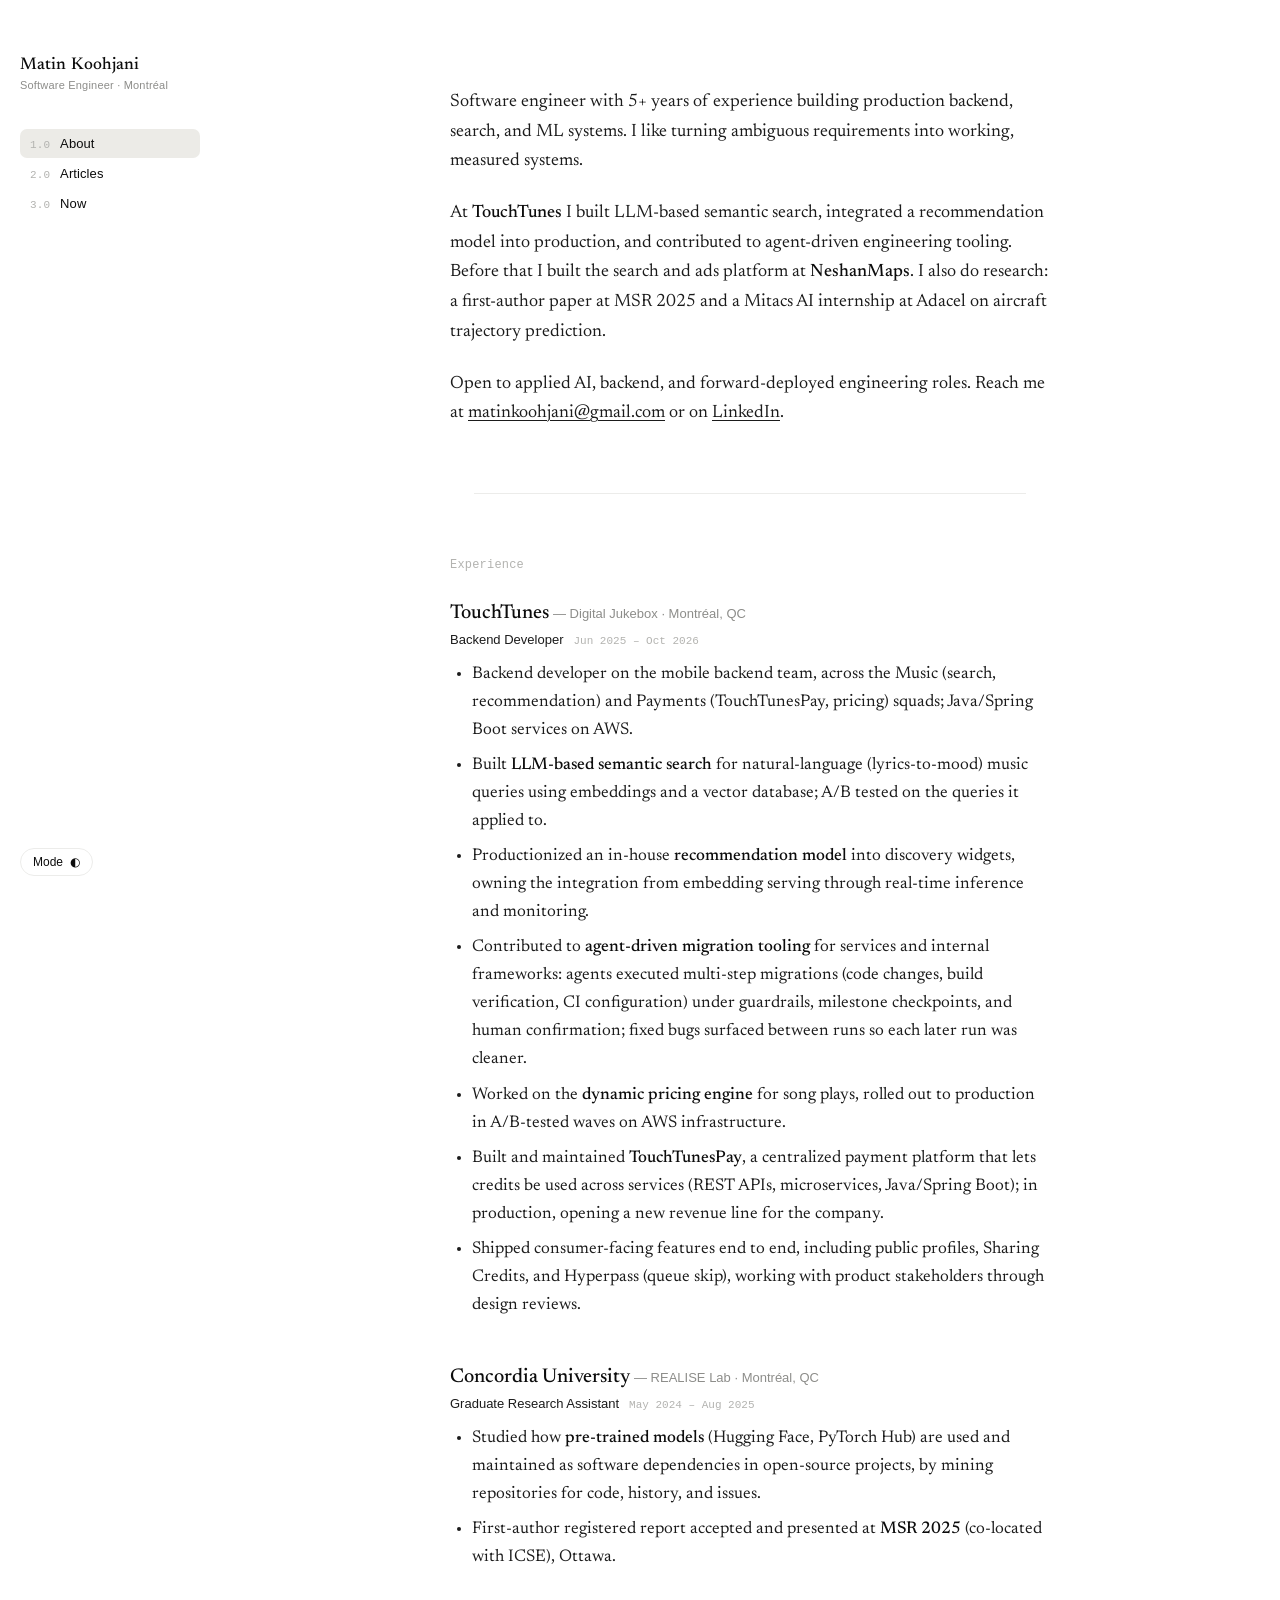
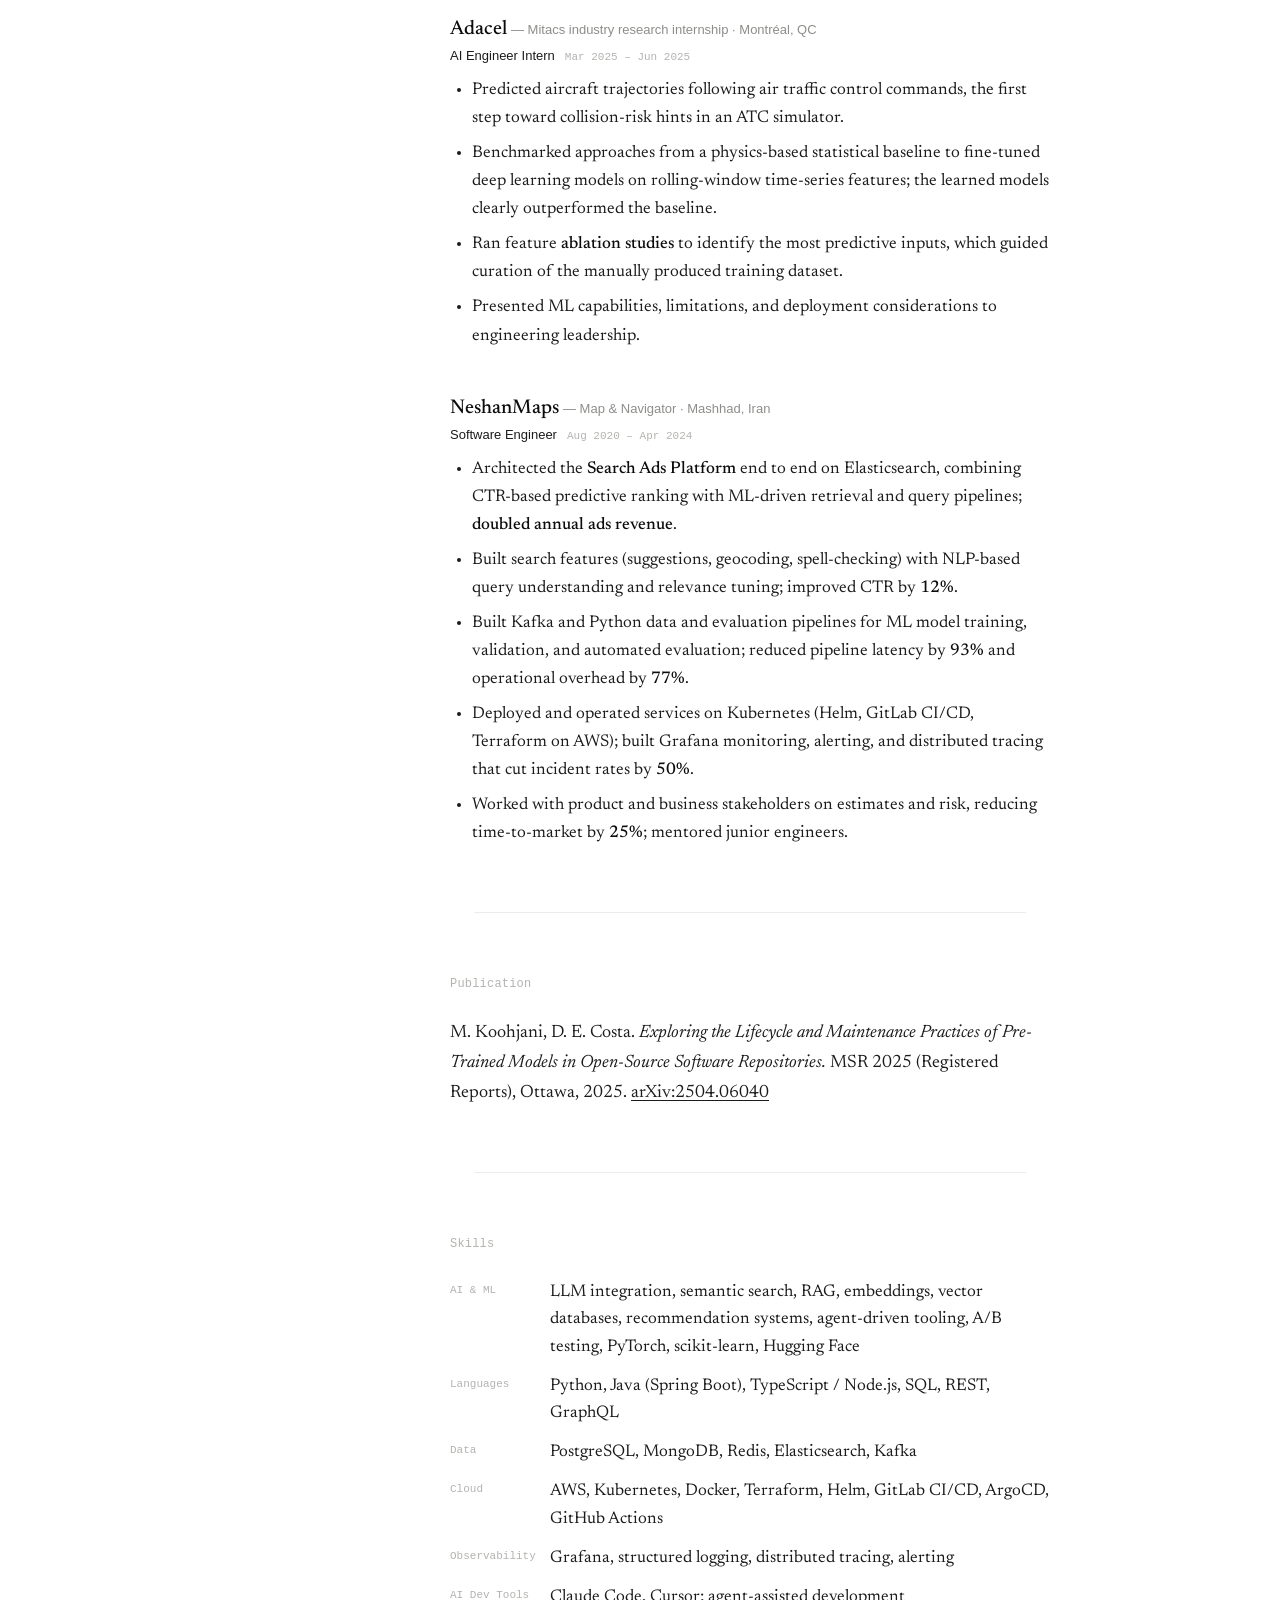
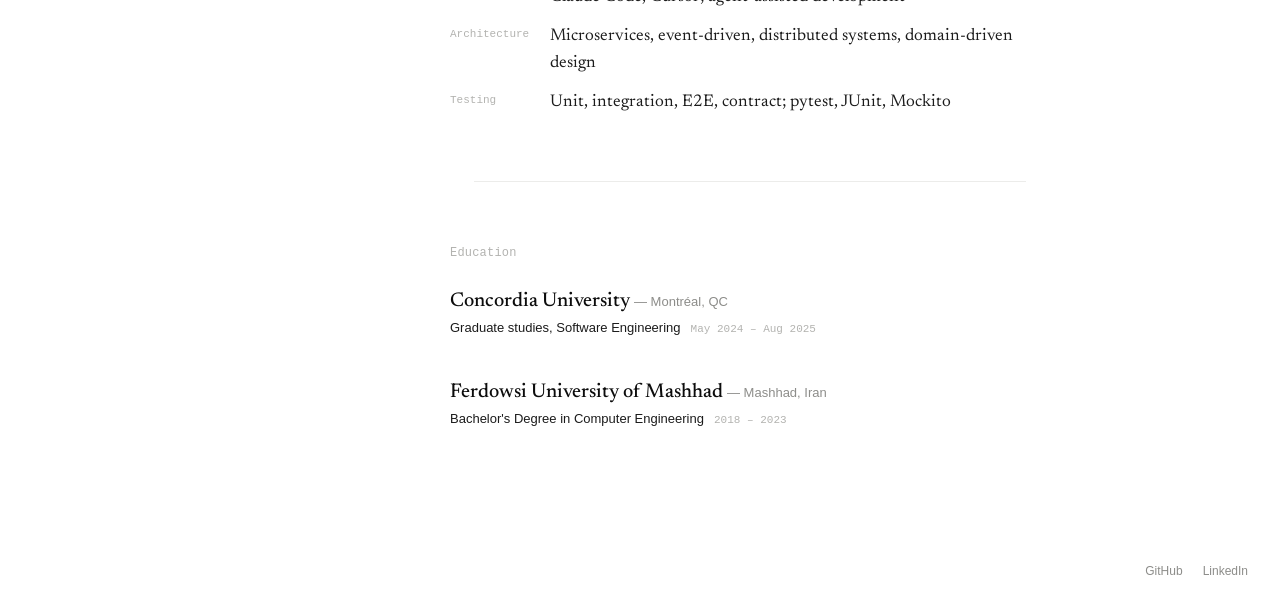
<file: index.html>
<!DOCTYPE html><html lang="en"> <head><meta charset="UTF-8"><meta name="viewport" content="width=device-width, initial-scale=1.0"><title>Matin Koohjani</title><meta name="description" content="Matin Koohjani — software engineer"><link rel="preconnect" href="https://fonts.googleapis.com"><link rel="preconnect" href="https://fonts.gstatic.com" crossorigin><link href="https://fonts.googleapis.com/css2?family=Newsreader:ital,opsz,wght@0,6..72,400;0,6..72,500;1,6..72,400&display=swap" rel="stylesheet"><link rel="stylesheet" href="/_astro/_slug_.DfsbXln_.css"><script type="module">const r=document.documentElement,n=document.getElementById("mode-toggle"),a=document.getElementById("sidebar"),s=document.getElementById("nav-toggle"),i=localStorage.getItem("theme");i==="dark"&&(r.setAttribute("data-theme","dark"),n?.setAttribute("aria-pressed","true"));n?.addEventListener("click",()=>{const e=r.getAttribute("data-theme")==="dark";e?(r.removeAttribute("data-theme"),localStorage.setItem("theme","light")):(r.setAttribute("data-theme","dark"),localStorage.setItem("theme","dark")),n.setAttribute("aria-pressed",String(!e))});if(a&&s){const e=t=>{a.classList.toggle("is-open",t),s.setAttribute("aria-expanded",String(t)),s.setAttribute("aria-label",t?"Close menu":"Open menu")};s.addEventListener("click",()=>e(!a.classList.contains("is-open"))),a.querySelectorAll(".nav__item").forEach(t=>t.addEventListener("click",()=>e(!1)))}
</script></head> <body> <div class="app"> <aside class="sidebar" id="sidebar"> <a class="brand" href="/">
Matin Koohjani
<span class="brand__sub">Software Engineer · Montréal</span> </a> <button class="nav-toggle" id="nav-toggle" type="button" aria-label="Open menu" aria-expanded="false" aria-controls="primary-nav"> <span class="nav-toggle__lines" aria-hidden="true"></span> </button> <nav class="nav" id="primary-nav" aria-label="Primary"> <a class="nav__item is-active" href="/"> <span class="nav__num">1.0</span><span>About</span> </a> <a class="nav__item" href="/articles"> <span class="nav__num">2.0</span><span>Articles</span> </a> <a class="nav__item" href="/now"> <span class="nav__num">3.0</span><span>Now</span> </a> </nav> <div class="sidebar__footer"> <button class="mode" id="mode-toggle" type="button" aria-pressed="false"> <span class="mode__label">Mode</span> <span class="mode__icon" aria-hidden="true">&#9680;</span> </button> </div> </aside> <main class="main">  <div class="page"> <!-- Bio --> <div class="prose"> <p>
Software engineer with 5+ years of experience building production backend, search,
        and ML systems. I like turning ambiguous requirements into working, measured
        systems.
</p> <p>
At <strong>TouchTunes</strong> I built LLM-based semantic search, integrated a
        recommendation model into production, and contributed to agent-driven engineering
        tooling. Before that I built the search and ads platform at
<strong>NeshanMaps</strong>. I also do research: a first-author paper at MSR 2025
        and a Mitacs AI internship at Adacel on aircraft trajectory prediction.
</p> <p>
Open to applied AI, backend, and forward-deployed engineering roles.
        Reach me at <a href="mailto:matinkoohjani@gmail.com">matinkoohjani@gmail.com</a>
or on <a href="https://www.linkedin.com/in/matin-koohjani" target="_blank" rel="noopener">LinkedIn</a>.
</p> </div> <hr class="rule" style="margin: 64px auto;"> <!-- Experience --> <section> <p class="section-label">Experience</p> <div class="entry"> <p class="entry__org">
TouchTunes
<span class="entry__org-sub">— Digital Jukebox &middot; Montréal, QC</span> </p> <div class="entry__role"> <span class="entry__role-name">Backend Developer</span> <span class="entry__date">Jun 2025 – Oct 2026</span> </div> <ul class="entry__list"> <li>Backend developer on the mobile backend team, across the Music (search, recommendation) and Payments (TouchTunesPay, pricing) squads; Java/Spring Boot services on AWS.</li> <li>Built <strong>LLM-based semantic search</strong> for natural-language (lyrics-to-mood) music queries using embeddings and a vector database; A/B tested on the queries it applied to.</li> <li>Productionized an in-house <strong>recommendation model</strong> into discovery widgets, owning the integration from embedding serving through real-time inference and monitoring.</li> <li>Contributed to <strong>agent-driven migration tooling</strong> for services and internal frameworks: agents executed multi-step migrations (code changes, build verification, CI configuration) under guardrails, milestone checkpoints, and human confirmation; fixed bugs surfaced between runs so each later run was cleaner.</li> <li>Worked on the <strong>dynamic pricing engine</strong> for song plays, rolled out to production in A/B-tested waves on AWS infrastructure.</li> <li>Built and maintained <strong>TouchTunesPay</strong>, a centralized payment platform that lets credits be used across services (REST APIs, microservices, Java/Spring Boot); in production, opening a new revenue line for the company.</li> <li>Shipped consumer-facing features end to end, including public profiles, Sharing Credits, and Hyperpass (queue skip), working with product stakeholders through design reviews.</li> </ul> </div> <div class="entry"> <p class="entry__org">
Concordia University
<span class="entry__org-sub">— REALISE Lab &middot; Montréal, QC</span> </p> <div class="entry__role"> <span class="entry__role-name">Graduate Research Assistant</span> <span class="entry__date">May 2024 – Aug 2025</span> </div> <ul class="entry__list"> <li>Studied how <strong>pre-trained models</strong> (Hugging Face, PyTorch Hub) are used and maintained as software dependencies in open-source projects, by mining repositories for code, history, and issues.</li> <li>First-author registered report accepted and presented at <strong>MSR 2025</strong> (co-located with ICSE), Ottawa.</li> </ul> </div> <div class="entry"> <p class="entry__org">
Adacel
<span class="entry__org-sub">— Mitacs industry research internship &middot; Montréal, QC</span> </p> <div class="entry__role"> <span class="entry__role-name">AI Engineer Intern</span> <span class="entry__date">Mar 2025 – Jun 2025</span> </div> <ul class="entry__list"> <li>Predicted aircraft trajectories following air traffic control commands, the first step toward collision-risk hints in an ATC simulator.</li> <li>Benchmarked approaches from a physics-based statistical baseline to fine-tuned deep learning models on rolling-window time-series features; the learned models clearly outperformed the baseline.</li> <li>Ran feature <strong>ablation studies</strong> to identify the most predictive inputs, which guided curation of the manually produced training dataset.</li> <li>Presented ML capabilities, limitations, and deployment considerations to engineering leadership.</li> </ul> </div> <div class="entry"> <p class="entry__org">
NeshanMaps
<span class="entry__org-sub">— Map &amp; Navigator &middot; Mashhad, Iran</span> </p> <div class="entry__role"> <span class="entry__role-name">Software Engineer</span> <span class="entry__date">Aug 2020 – Apr 2024</span> </div> <ul class="entry__list"> <li>Architected the <strong>Search Ads Platform</strong> end to end on Elasticsearch, combining CTR-based predictive ranking with ML-driven retrieval and query pipelines; <strong>doubled annual ads revenue</strong>.</li> <li>Built search features (suggestions, geocoding, spell-checking) with NLP-based query understanding and relevance tuning; improved CTR by <strong>12%</strong>.</li> <li>Built Kafka and Python data and evaluation pipelines for ML model training, validation, and automated evaluation; reduced pipeline latency by <strong>93%</strong> and operational overhead by <strong>77%</strong>.</li> <li>Deployed and operated services on Kubernetes (Helm, GitLab CI/CD, Terraform on AWS); built Grafana monitoring, alerting, and distributed tracing that cut incident rates by <strong>50%</strong>.</li> <li>Worked with product and business stakeholders on estimates and risk, reducing time-to-market by <strong>25%</strong>; mentored junior engineers.</li> </ul> </div> </section> <hr class="rule" style="margin: 64px auto;"> <!-- Publication --> <section> <p class="section-label">Publication</p> <div class="prose"> <p>
M. Koohjani, D. E. Costa.
<em>Exploring the Lifecycle and Maintenance Practices of Pre-Trained Models in Open-Source Software Repositories.</em>
MSR 2025 (Registered Reports), Ottawa, 2025.
<a href="https://arxiv.org/abs/2504.06040" target="_blank" rel="noopener">arXiv:2504.06040</a> </p> </div> </section> <hr class="rule" style="margin: 64px auto;"> <!-- Skills --> <section> <p class="section-label">Skills</p> <div class="skills"> <div class="skill-row"> <span class="skill-row__label">AI &amp; ML</span> <span>LLM integration, semantic search, RAG, embeddings, vector databases, recommendation systems, agent-driven tooling, A/B testing, PyTorch, scikit-learn, Hugging Face</span> </div> <div class="skill-row"> <span class="skill-row__label">Languages</span> <span>Python, Java (Spring Boot), TypeScript / Node.js, SQL, REST, GraphQL</span> </div> <div class="skill-row"> <span class="skill-row__label">Data</span> <span>PostgreSQL, MongoDB, Redis, Elasticsearch, Kafka</span> </div> <div class="skill-row"> <span class="skill-row__label">Cloud</span> <span>AWS, Kubernetes, Docker, Terraform, Helm, GitLab CI/CD, ArgoCD, GitHub Actions</span> </div> <div class="skill-row"> <span class="skill-row__label">Observability</span> <span>Grafana, structured logging, distributed tracing, alerting</span> </div> <div class="skill-row"> <span class="skill-row__label">AI Dev Tools</span> <span>Claude Code, Cursor; agent-assisted development</span> </div> <div class="skill-row"> <span class="skill-row__label">Architecture</span> <span>Microservices, event-driven, distributed systems, domain-driven design</span> </div> <div class="skill-row"> <span class="skill-row__label">Testing</span> <span>Unit, integration, E2E, contract; pytest, JUnit, Mockito</span> </div> </div> </section> <hr class="rule" style="margin: 64px auto;"> <!-- Education --> <section> <p class="section-label">Education</p> <div class="entry"> <p class="entry__org">
Concordia University
<span class="entry__org-sub">— Montréal, QC</span> </p> <div class="entry__role"> <span class="entry__role-name">Graduate studies, Software Engineering</span> <span class="entry__date">May 2024 – Aug 2025</span> </div> </div> <div class="entry"> <p class="entry__org">
Ferdowsi University of Mashhad
<span class="entry__org-sub">— Mashhad, Iran</span> </p> <div class="entry__role"> <span class="entry__role-name">Bachelor's Degree in Computer Engineering</span> <span class="entry__date">2018 – 2023</span> </div> </div> </section> </div>  <footer class="footer"> <a href="https://github.com/matinkoohjani" target="_blank" rel="noopener">GitHub</a> <a href="https://www.linkedin.com/in/matin-koohjani" target="_blank" rel="noopener">LinkedIn</a> </footer> </main> </div>  </body> </html>
</file>
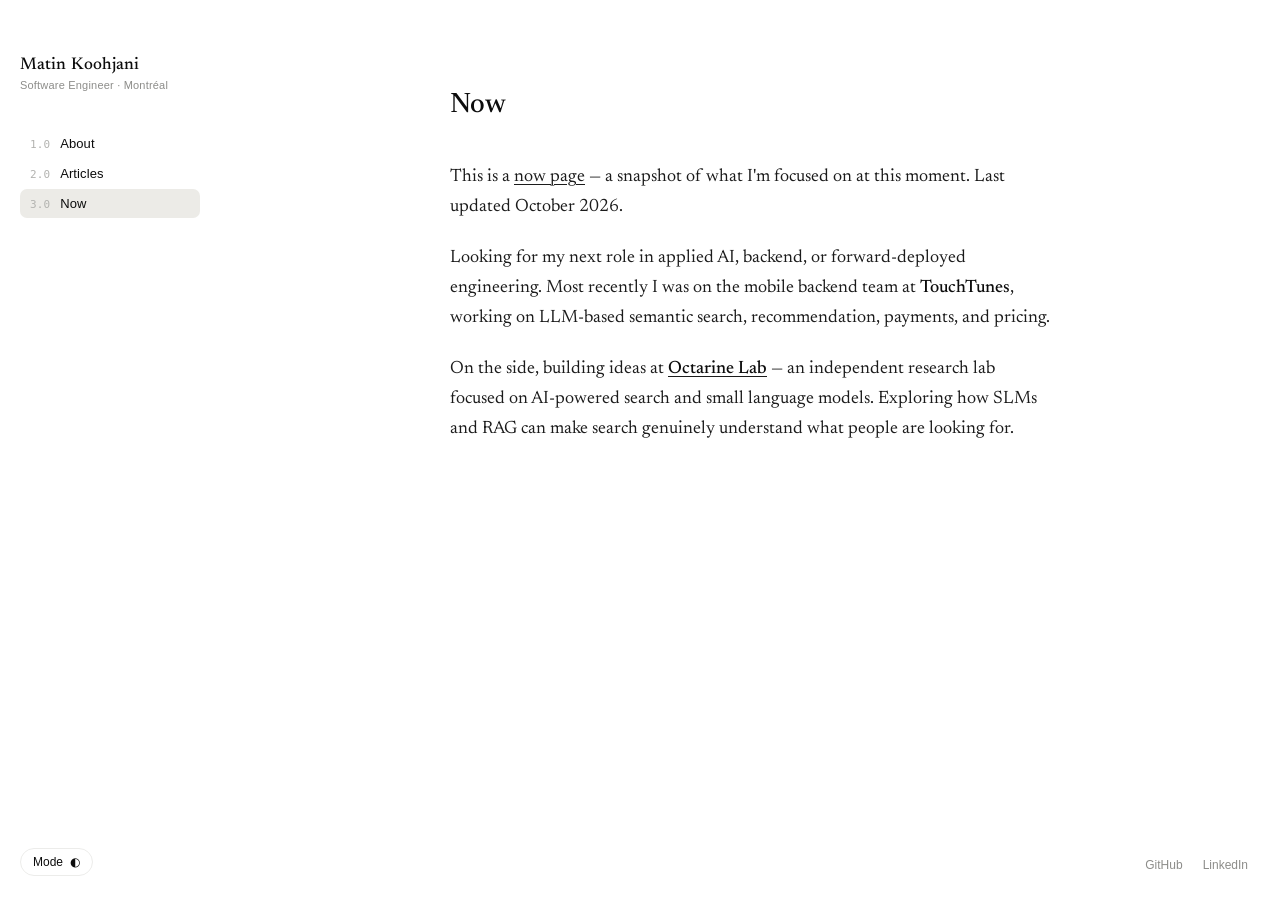
<file: now/index.html>
<!DOCTYPE html><html lang="en"> <head><meta charset="UTF-8"><meta name="viewport" content="width=device-width, initial-scale=1.0"><title>Now — Matin Koohjani</title><meta name="description" content="Matin Koohjani — software engineer"><link rel="preconnect" href="https://fonts.googleapis.com"><link rel="preconnect" href="https://fonts.gstatic.com" crossorigin><link href="https://fonts.googleapis.com/css2?family=Newsreader:ital,opsz,wght@0,6..72,400;0,6..72,500;1,6..72,400&display=swap" rel="stylesheet"><link rel="stylesheet" href="/_astro/_slug_.DfsbXln_.css"><script type="module">const r=document.documentElement,n=document.getElementById("mode-toggle"),a=document.getElementById("sidebar"),s=document.getElementById("nav-toggle"),i=localStorage.getItem("theme");i==="dark"&&(r.setAttribute("data-theme","dark"),n?.setAttribute("aria-pressed","true"));n?.addEventListener("click",()=>{const e=r.getAttribute("data-theme")==="dark";e?(r.removeAttribute("data-theme"),localStorage.setItem("theme","light")):(r.setAttribute("data-theme","dark"),localStorage.setItem("theme","dark")),n.setAttribute("aria-pressed",String(!e))});if(a&&s){const e=t=>{a.classList.toggle("is-open",t),s.setAttribute("aria-expanded",String(t)),s.setAttribute("aria-label",t?"Close menu":"Open menu")};s.addEventListener("click",()=>e(!a.classList.contains("is-open"))),a.querySelectorAll(".nav__item").forEach(t=>t.addEventListener("click",()=>e(!1)))}
</script></head> <body> <div class="app"> <aside class="sidebar" id="sidebar"> <a class="brand" href="/">
Matin Koohjani
<span class="brand__sub">Software Engineer · Montréal</span> </a> <button class="nav-toggle" id="nav-toggle" type="button" aria-label="Open menu" aria-expanded="false" aria-controls="primary-nav"> <span class="nav-toggle__lines" aria-hidden="true"></span> </button> <nav class="nav" id="primary-nav" aria-label="Primary"> <a class="nav__item" href="/"> <span class="nav__num">1.0</span><span>About</span> </a> <a class="nav__item" href="/articles"> <span class="nav__num">2.0</span><span>Articles</span> </a> <a class="nav__item is-active" href="/now"> <span class="nav__num">3.0</span><span>Now</span> </a> </nav> <div class="sidebar__footer"> <button class="mode" id="mode-toggle" type="button" aria-pressed="false"> <span class="mode__label">Mode</span> <span class="mode__icon" aria-hidden="true">&#9680;</span> </button> </div> </aside> <main class="main">  <div class="page"> <h1 class="page-title">Now</h1> <div class="prose"> <p>
This is a <a href="https://nownownow.com/about" target="_blank" rel="noopener">now page</a> —
        a snapshot of what I'm focused on at this moment. Last updated October 2026.
</p> <p>
Looking for my next role in applied AI, backend, or forward-deployed engineering.
        Most recently I was on the mobile backend team at <strong>TouchTunes</strong>,
        working on LLM-based semantic search, recommendation, payments, and pricing.
</p> <p>
On the side, building ideas at <a href="https://octarinelab.com" target="_blank" rel="noopener"><strong>Octarine Lab</strong></a> —
        an independent research lab focused on AI-powered search and small language models.
        Exploring how SLMs and RAG can make search genuinely understand what people are
        looking for.
</p> </div> </div>  <footer class="footer"> <a href="https://github.com/matinkoohjani" target="_blank" rel="noopener">GitHub</a> <a href="https://www.linkedin.com/in/matin-koohjani" target="_blank" rel="noopener">LinkedIn</a> </footer> </main> </div>  </body> </html>
</file>
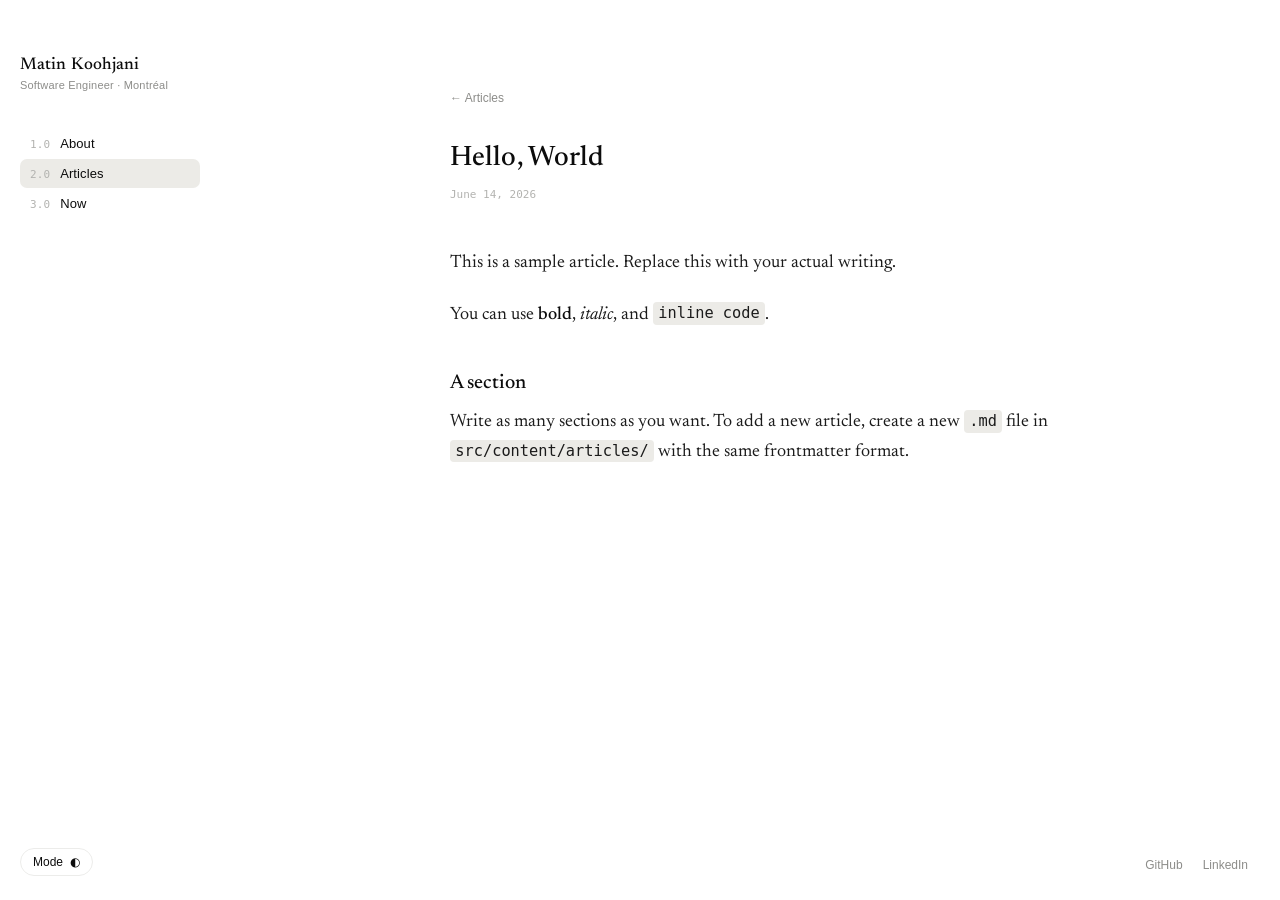
<file: articles/hello-world/index.html>
<!DOCTYPE html><html lang="en"> <head><meta charset="UTF-8"><meta name="viewport" content="width=device-width, initial-scale=1.0"><title>Hello, World — Matin Koohjani</title><meta name="description" content="Matin Koohjani — software engineer"><link rel="preconnect" href="https://fonts.googleapis.com"><link rel="preconnect" href="https://fonts.gstatic.com" crossorigin><link href="https://fonts.googleapis.com/css2?family=Newsreader:ital,opsz,wght@0,6..72,400;0,6..72,500;1,6..72,400&display=swap" rel="stylesheet"><link rel="stylesheet" href="/_astro/_slug_.DfsbXln_.css"><script type="module">const r=document.documentElement,n=document.getElementById("mode-toggle"),a=document.getElementById("sidebar"),s=document.getElementById("nav-toggle"),i=localStorage.getItem("theme");i==="dark"&&(r.setAttribute("data-theme","dark"),n?.setAttribute("aria-pressed","true"));n?.addEventListener("click",()=>{const e=r.getAttribute("data-theme")==="dark";e?(r.removeAttribute("data-theme"),localStorage.setItem("theme","light")):(r.setAttribute("data-theme","dark"),localStorage.setItem("theme","dark")),n.setAttribute("aria-pressed",String(!e))});if(a&&s){const e=t=>{a.classList.toggle("is-open",t),s.setAttribute("aria-expanded",String(t)),s.setAttribute("aria-label",t?"Close menu":"Open menu")};s.addEventListener("click",()=>e(!a.classList.contains("is-open"))),a.querySelectorAll(".nav__item").forEach(t=>t.addEventListener("click",()=>e(!1)))}
</script></head> <body> <div class="app"> <aside class="sidebar" id="sidebar"> <a class="brand" href="/">
Matin Koohjani
<span class="brand__sub">Software Engineer · Montréal</span> </a> <button class="nav-toggle" id="nav-toggle" type="button" aria-label="Open menu" aria-expanded="false" aria-controls="primary-nav"> <span class="nav-toggle__lines" aria-hidden="true"></span> </button> <nav class="nav" id="primary-nav" aria-label="Primary"> <a class="nav__item" href="/"> <span class="nav__num">1.0</span><span>About</span> </a> <a class="nav__item is-active" href="/articles"> <span class="nav__num">2.0</span><span>Articles</span> </a> <a class="nav__item" href="/now"> <span class="nav__num">3.0</span><span>Now</span> </a> </nav> <div class="sidebar__footer"> <button class="mode" id="mode-toggle" type="button" aria-pressed="false"> <span class="mode__label">Mode</span> <span class="mode__icon" aria-hidden="true">&#9680;</span> </button> </div> </aside> <main class="main">  <div class="page"> <a href="/articles" class="back-link">&#8592; Articles</a> <div class="article-header"> <h1>Hello, World</h1> <div class="meta">June 14, 2026</div> </div> <div class="prose"> <p>This is a sample article. Replace this with your actual writing.</p>
<p>You can use <strong>bold</strong>, <em>italic</em>, and <code>inline code</code>.</p>
<h2 id="a-section">A section</h2>
<p>Write as many sections as you want. To add a new article, create a new <code>.md</code> file in <code>src/content/articles/</code> with the same frontmatter format.</p> </div> </div>  <footer class="footer"> <a href="https://github.com/matinkoohjani" target="_blank" rel="noopener">GitHub</a> <a href="https://www.linkedin.com/in/matin-koohjani" target="_blank" rel="noopener">LinkedIn</a> </footer> </main> </div>  </body> </html>
</file>
<file: _astro/_slug_.DfsbXln_.css>
@import"https://fonts.googleapis.com/css2?family=Newsreader:ital,opsz,wght@0,6..72,400;0,6..72,500;1,6..72,400&display=swap";:root{--bg: #ffffff;--ink: #0c0c0c;--ink-soft: #1b1b1b;--muted: #b3b3b0;--muted-2: #8d8d8a;--line: #ececea;--solid: #111111;--solid-ink: #ffffff;--fill: #ecebe7;--sidebar-w: 220px;--content-w: 600px;--serif: "Newsreader", Georgia, "Times New Roman", serif;--sans: -apple-system, BlinkMacSystemFont, "Segoe UI", sans-serif;--mono: ui-monospace, "SF Mono", Menlo, monospace}html[data-theme=dark]{--bg: #0d0d0d;--ink: #f4f4f1;--ink-soft: #d8d8d4;--muted: #5c5c59;--muted-2: #777774;--line: #1f1f1f;--solid: #f4f4f1;--solid-ink: #0d0d0d;--fill: #1b1b1b}*,*:before,*:after{box-sizing:border-box}html,body{margin:0;padding:0;background:var(--bg);color:var(--ink);-webkit-font-smoothing:antialiased;text-rendering:optimizeLegibility}html{scroll-behavior:smooth}a{color:inherit}.app{display:flex;min-height:100vh}.sidebar{position:fixed;inset:0 auto 0 0;width:var(--sidebar-w);display:flex;flex-direction:column;padding:56px 20px 24px;z-index:10}.brand{display:block;text-decoration:none;font-family:var(--serif);font-size:17px;font-weight:500;color:var(--ink);line-height:1.2;letter-spacing:.1px;margin-bottom:4px}.brand:hover{color:var(--ink)}.brand__sub{display:block;font-family:var(--sans);font-size:11px;font-weight:400;color:var(--muted-2);letter-spacing:.2px;margin-top:3px}.nav-toggle{display:none;width:40px;height:34px;align-items:center;justify-content:center;background:none;border:0;padding:0;cursor:pointer}.nav-toggle__lines,.nav-toggle__lines:before,.nav-toggle__lines:after{content:"";display:block;width:22px;height:2px;background:var(--ink);border-radius:2px;transition:transform .2s ease,opacity .2s ease}.nav-toggle__lines{position:relative}.nav-toggle__lines:before{position:absolute;top:-7px;left:0}.nav-toggle__lines:after{position:absolute;top:7px;left:0}.sidebar.is-open .nav-toggle__lines{background:transparent}.sidebar.is-open .nav-toggle__lines:before{transform:translateY(7px) rotate(45deg)}.sidebar.is-open .nav-toggle__lines:after{transform:translateY(-7px) rotate(-45deg)}.nav{margin-top:32px;display:flex;flex-direction:column;gap:1px}.nav__item{display:flex;align-items:baseline;gap:10px;padding:7px 10px;border-radius:7px;text-decoration:none;font-family:var(--sans);font-size:13px;font-weight:300;letter-spacing:.1px;color:var(--ink);transition:background .15s ease}.nav__item:hover{background:color-mix(in srgb,var(--ink) 5%,transparent)}.nav__item.is-active{background:var(--fill)}.nav__num{font-family:var(--mono);color:var(--muted);font-size:11px;font-weight:400;min-width:20px}.sidebar__footer{margin-top:auto}.mode{display:inline-flex;align-items:center;gap:7px;border:1px solid var(--line);background:var(--bg);cursor:pointer;border-radius:999px;padding:6px 12px;font-family:var(--sans);font-size:12px;font-weight:300;color:var(--ink);transition:background .15s ease}.mode:hover{background:var(--fill)}.mode__icon{font-size:12px;line-height:1}.main{margin-left:var(--sidebar-w);flex:1;min-width:0;display:flex;flex-direction:column}.page{width:var(--content-w);max-width:calc(100% - 48px);margin:0 auto;padding:88px 0 96px}.page-title{font-family:var(--serif);font-weight:500;font-size:28px;line-height:1.25;letter-spacing:.1px;color:var(--ink);margin:0 0 40px}.prose p{font-family:var(--serif);font-size:18px;line-height:1.65;color:var(--ink-soft);margin:0 0 22px}.prose p:last-child{margin-bottom:0}.prose a{color:inherit;text-decoration:underline;text-underline-offset:3px;text-decoration-thickness:1px;transition:color .15s ease}.prose a:hover{color:var(--muted-2)}.prose strong{font-weight:500;color:var(--ink)}.prose h2{font-family:var(--serif);font-size:20px;font-weight:500;line-height:1.3;color:var(--ink);margin:2em 0 .6em}.prose h3{font-family:var(--serif);font-size:18px;font-weight:500;margin:1.75em 0 .5em;color:var(--ink)}.prose ul,.prose ol{font-family:var(--serif);font-size:18px;line-height:1.65;color:var(--ink-soft);padding-left:1.4em;margin:0 0 22px}.prose li{margin-bottom:.3em}.prose code{font-family:var(--mono);font-size:.85em;background:var(--fill);padding:.15em .35em;border-radius:4px}.prose pre{background:var(--fill);padding:1.2em 1.4em;border-radius:8px;overflow-x:auto;margin:0 0 22px}.prose pre code{background:none;padding:0;font-size:.875em;color:var(--ink)}.prose blockquote{border-left:2px solid var(--line);padding-left:1.2em;color:var(--muted-2);margin:0 0 22px}.section-label{font-family:var(--mono);font-size:12px;color:var(--muted);margin:0 0 28px;letter-spacing:.2px}.entry+.entry{margin-top:44px}.entry__org{font-family:var(--serif);font-size:20px;font-weight:500;color:var(--ink);margin:0 0 2px;line-height:1.3}.entry__org-sub{font-family:var(--sans);font-size:13px;font-weight:300;color:var(--muted-2)}.entry__role{display:flex;align-items:baseline;gap:10px;flex-wrap:wrap;font-family:var(--sans);font-size:13px;font-weight:400;color:var(--ink-soft);margin:6px 0 14px}.entry__role-name{font-weight:450}.entry__date{font-family:var(--mono);font-size:11px;color:var(--muted)}.entry__list{font-family:var(--serif);font-size:17px;line-height:1.65;color:var(--ink-soft);padding-left:1.3em;margin:0}.entry__list li{margin-bottom:7px}.entry__list li:last-child{margin-bottom:0}.entry__list strong{font-weight:500;color:var(--ink)}.skills{display:flex;flex-direction:column;gap:12px}.skill-row{display:flex;gap:12px;font-family:var(--serif);font-size:17px;line-height:1.6;color:var(--ink-soft)}.skill-row__label{font-family:var(--mono);font-size:11px;color:var(--muted);white-space:nowrap;flex-shrink:0;min-width:88px;padding-top:3px}.rule{border:0;border-top:1px solid var(--line);width:var(--content-w);max-width:calc(100% - 48px);margin:0 auto}.articles-list{list-style:none;padding:0;margin:0}.articles-list li{display:flex;align-items:baseline;gap:20px;padding:16px 0;border-bottom:1px solid var(--line);text-decoration:none}.articles-list li:first-child{border-top:1px solid var(--line)}.article-date{font-family:var(--mono);font-size:11px;color:var(--muted);white-space:nowrap;flex-shrink:0}.article-title{font-family:var(--serif);font-size:17px;color:var(--ink);text-decoration:none;line-height:1.35;transition:color .15s ease}.article-title:hover{color:var(--muted-2)}.article-header{margin-bottom:48px}.article-header h1{font-family:var(--serif);font-size:28px;font-weight:500;line-height:1.25;letter-spacing:.1px;color:var(--ink);margin:0 0 12px}.article-header .meta{font-family:var(--mono);font-size:11px;color:var(--muted)}.back-link{display:inline-flex;align-items:center;gap:6px;font-family:var(--sans);font-size:12px;color:var(--muted-2);text-decoration:none;margin-bottom:36px;transition:color .15s ease}.back-link:hover{color:var(--ink)}.footer{display:flex;justify-content:flex-end;gap:20px;padding:28px 32px;margin-top:auto}.footer a{font-family:var(--sans);font-size:12px;color:var(--muted-2);text-decoration:none;transition:color .15s ease}.footer a:hover{color:var(--ink)}.empty{font-family:var(--serif);font-style:italic;font-size:16px;color:var(--muted-2)}@media (max-width: 820px){.app{flex-direction:column}.sidebar{position:sticky;top:0;width:100%;height:auto;flex-direction:row;align-items:center;flex-wrap:wrap;gap:12px;padding:12px 16px;background:var(--bg);border-bottom:1px solid var(--line);z-index:20}.brand{order:1;margin-bottom:0}.brand__sub{display:none}.nav-toggle{display:inline-flex;order:2;margin-left:auto}.nav{order:3;flex-basis:100%;margin:4px 0 0;padding:8px 0 2px;border-top:1px solid var(--line);display:none}.sidebar.is-open .nav{display:flex}.nav__item{padding:10px 8px}.sidebar__footer{order:4;flex-basis:100%;display:none;margin:0;padding-bottom:6px}.sidebar.is-open .sidebar__footer{display:block}.main{margin-left:0}.page{padding:52px 0 72px}.page-title{font-size:24px;margin-bottom:28px}.prose p,.prose ul,.prose ol{font-size:16px}.article-header h1{font-size:24px}}
</file>
